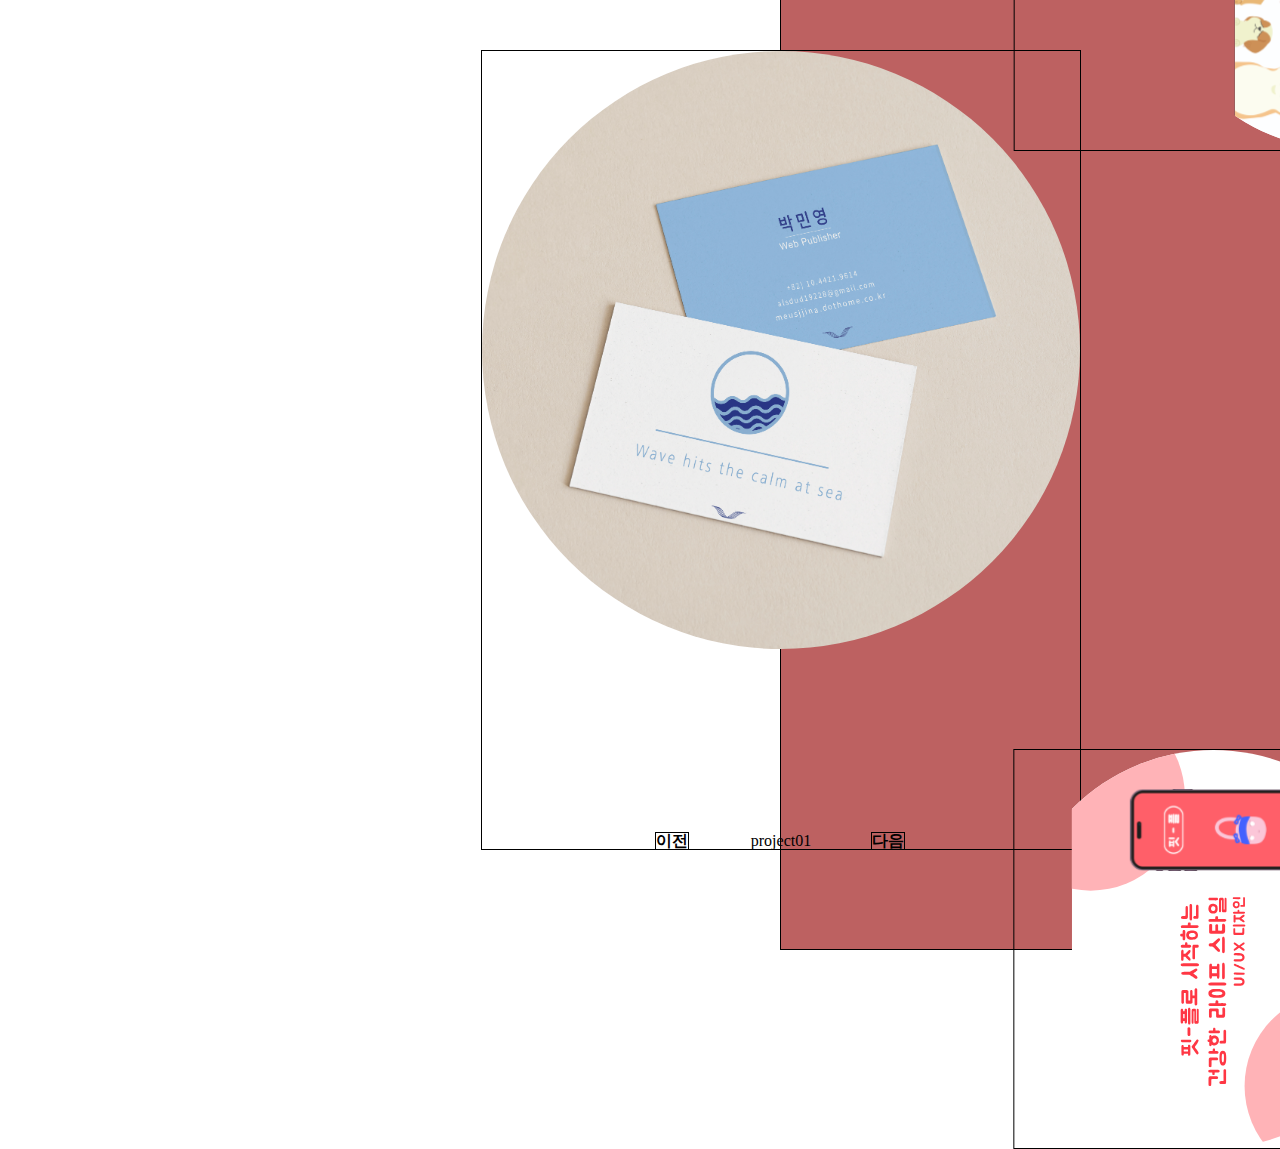
<file: portfolio-test/index.html>
<!DOCTYPE html>
<html lang="en">
  <head>
    <meta charset="UTF-8" />
    <meta http-equiv="X-UA-Compatible" content="IE=edge" />
    <meta name="viewport" content="width=device-width, initial-scale=1.0" />
    <title>Document</title>
    <link rel="stylesheet" href="./reset.css" />
    <style>
      body {
        width: 100%;
        height: 100vh;
        /* overflow-x: hidden; */
      }
      .swiper-container{
        position: relative;
        width: 1000px;
        aspect-ratio: 1;
        top: 50%;
        left: 100%;
        transform: translate(-50%, -50%);
        background: #bd6161;
      }
      .swiper-wrapper {
        width: 100%;
        aspect-ratio: 1;
        /* border-radius: 100%; */
        border: 1px solid #000;
        position: absolute;
        transition: 0.35s;
        /* transform-origin: 50% 50%; */
      }
      .swiper-slide {
        width: 400px;
        border: 1px solid #000;
        /* height: 500px; */
        aspect-ratio: 3/4;
        position: absolute;
        display: flex;
        justify-content: space-between;
        align-items: center;
        flex-direction: column;
        transform: translate(-50%, -50%);
      }
      .swiper-slide.on {
        width: 600px;
        transform: translate(-50%, -50%) ;
      }
      .swiper-slide:nth-child(1) {
        top: 50%;
        left: 0;
      }
      .swiper-slide:nth-child(2) {
        top: 0;
        left: 50%;
        transform: translate(-50%, -50%) rotate(90deg);
      }
      .swiper-slide:nth-child(3) {
        top: 50%;
        left: 100%;
        transform: translate(-50%, -50%) rotate(180deg);
      }
      .swiper-slide:nth-child(4) {
        top: 100%;
        left: 50%;
        transform: translate(-50%, -50%) rotate(270deg);
      }
      img {
        display: block;
        width: 100%;
        aspect-ratio: 1;
        border-radius: 100%;
      }
      .btnbox {
        position: absolute;
        left: 0;
        transform: translateX(-50%);
        bottom: 10%;
        display: flex;
        width: 250px;
        justify-content: space-between;
      }
      span {
        font-weight: bold;
        cursor: pointer;
        border: 1px solid #000;
      }
    </style>
  </head>
  <body>
    <div class="swiper-container">
        <div class="swiper-wrapper">
          <div class="swiper-slide on">
            <img src="./images/project01_mockup.jpg" alt="" />
            <h3>project01</h3>
          </div>
          <div class="swiper-slide">
            <img src="./images/project02_thumbnail.svg" alt="" />
            <h3>project02</h3>
          </div>
          <div class="swiper-slide">
            <img src="./images/project03_thumbnail.svg" alt="" />
            <h3>project03</h3>
          </div>
          <div class="swiper-slide">
            <img src="./images/project03_thumbnail.svg" alt="" />
            <h3>project04</h3>
          </div>
        </div>
        <div class="btnbox">
            <span class="btn prev">이전</span>
            <span class="btn next">다음</span>
        </div>
    </div>

    <script src="./jquery-3.6.3.min.js"></script>
    <script>
      const rotateCircle = document.querySelector(".swiper-wrapper");
      const rotateContents = rotateCircle.querySelectorAll(".swiper-slide");
      const prev = document.querySelector(".prev");
      const next = document.querySelector(".next");
      const deg = 90;
      const len = rotateContents.length - 1;
      let i = 0;
      let num = 0;
      let active = 0;

      function addOn(i, lists) {
        for (let el of lists) {
          el.classList.remove("on");
        }
        lists[i].classList.add("on");

        //article 개수만큼 반복
        for (let el of lists) {
          let img = el.querySelector("img");
          el.style.transform = `rotate(${deg * i}deg) tra`;
          i++;
        }
      }

      prev.addEventListener("click", () => {
        num++;
        rotateCircle.style.transform = `rotate(${deg * num}deg) `;
        (active == 0)
          ? (active = len)
          : active--;
          addOn(active, rotateContents)
      });

      next.addEventListener("click", ()=>{
        num--;
        rotateCircle.style.transform=`rotate(${deg*num}deg) `;
        
        (active == len)? active =0 : active ++;
        addOn(active, rotateContents)
      })
    </script>
  </body>
</html>
</file>
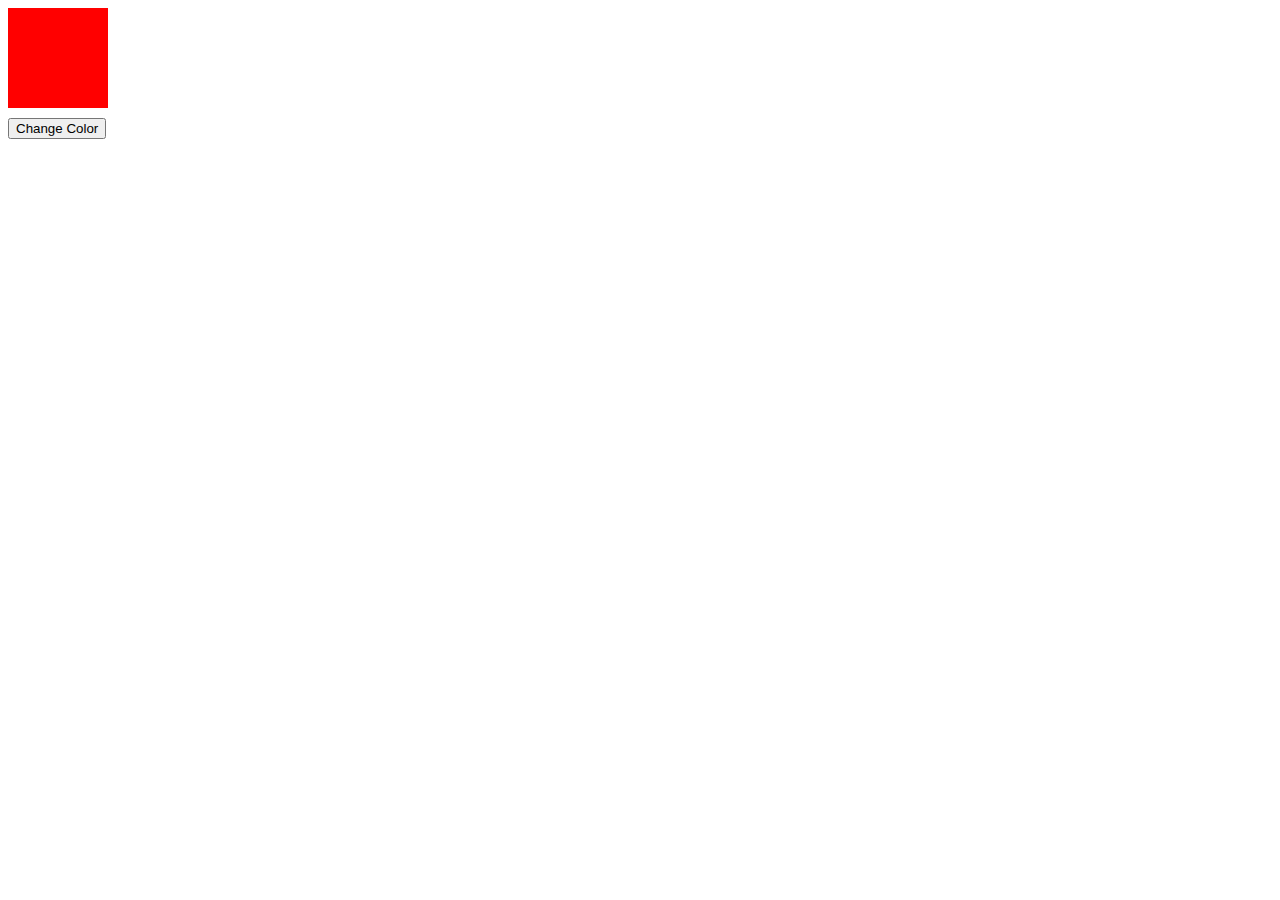
<file: portfolio-test/a.html>
<!DOCTYPE html>
<html>
<head>
  <title>Change Box Color</title>
  <style>
    .box {
      width: 100px;
      height: 100px;
      background-color: red;
      margin-bottom: 10px;
    }
  </style>
</head>
<body>
  <div class="box"></div>
  <button id="colorBtn">Change Color</button>
  
  <script>
    const box = document.querySelector('.box');
    const colorBtn = document.querySelector('#colorBtn');
    const colors = ['red', 'green', 'blue', 'yellow', 'purple'];
    let index = 0;
    
    colorBtn.addEventListener('click', () => {
      box.style.backgroundColor = colors[index];
      index = (index + 1) % colors.length;
    });
  </script>
</body>
</html>
</file>
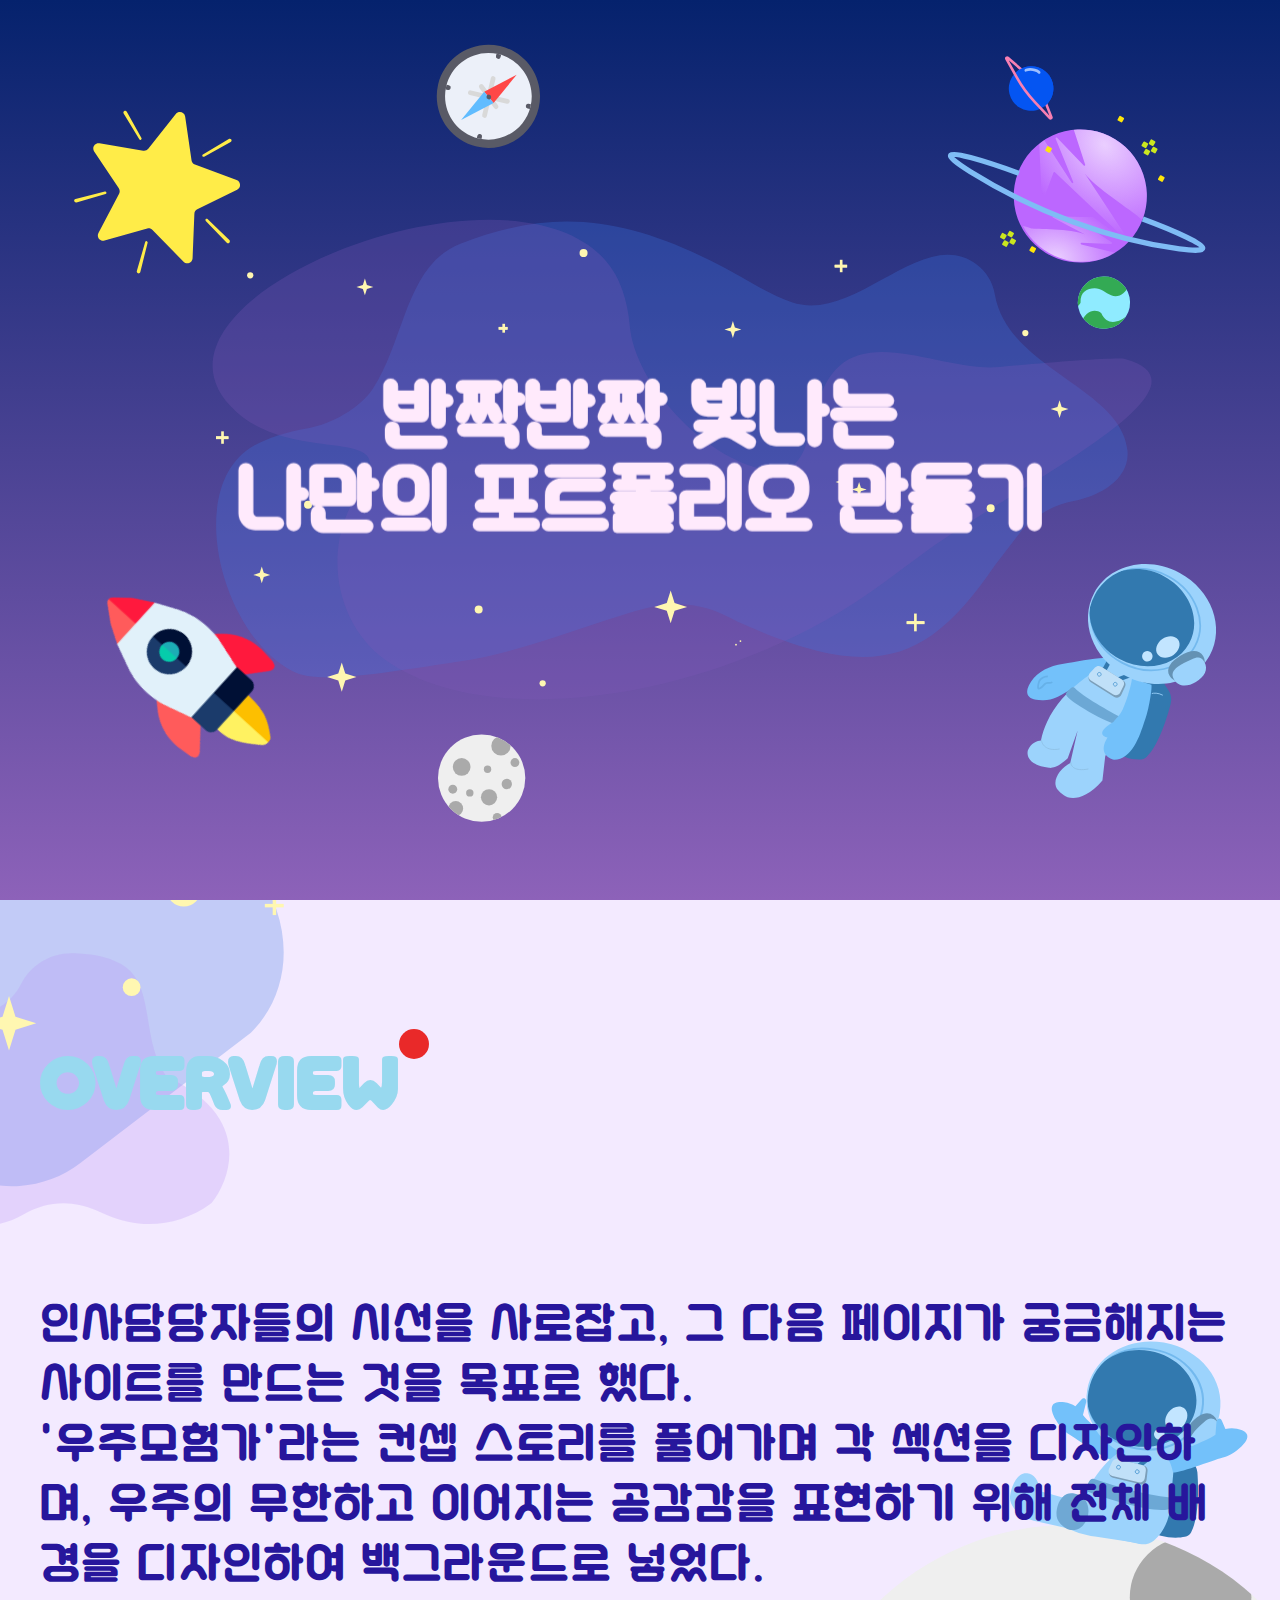
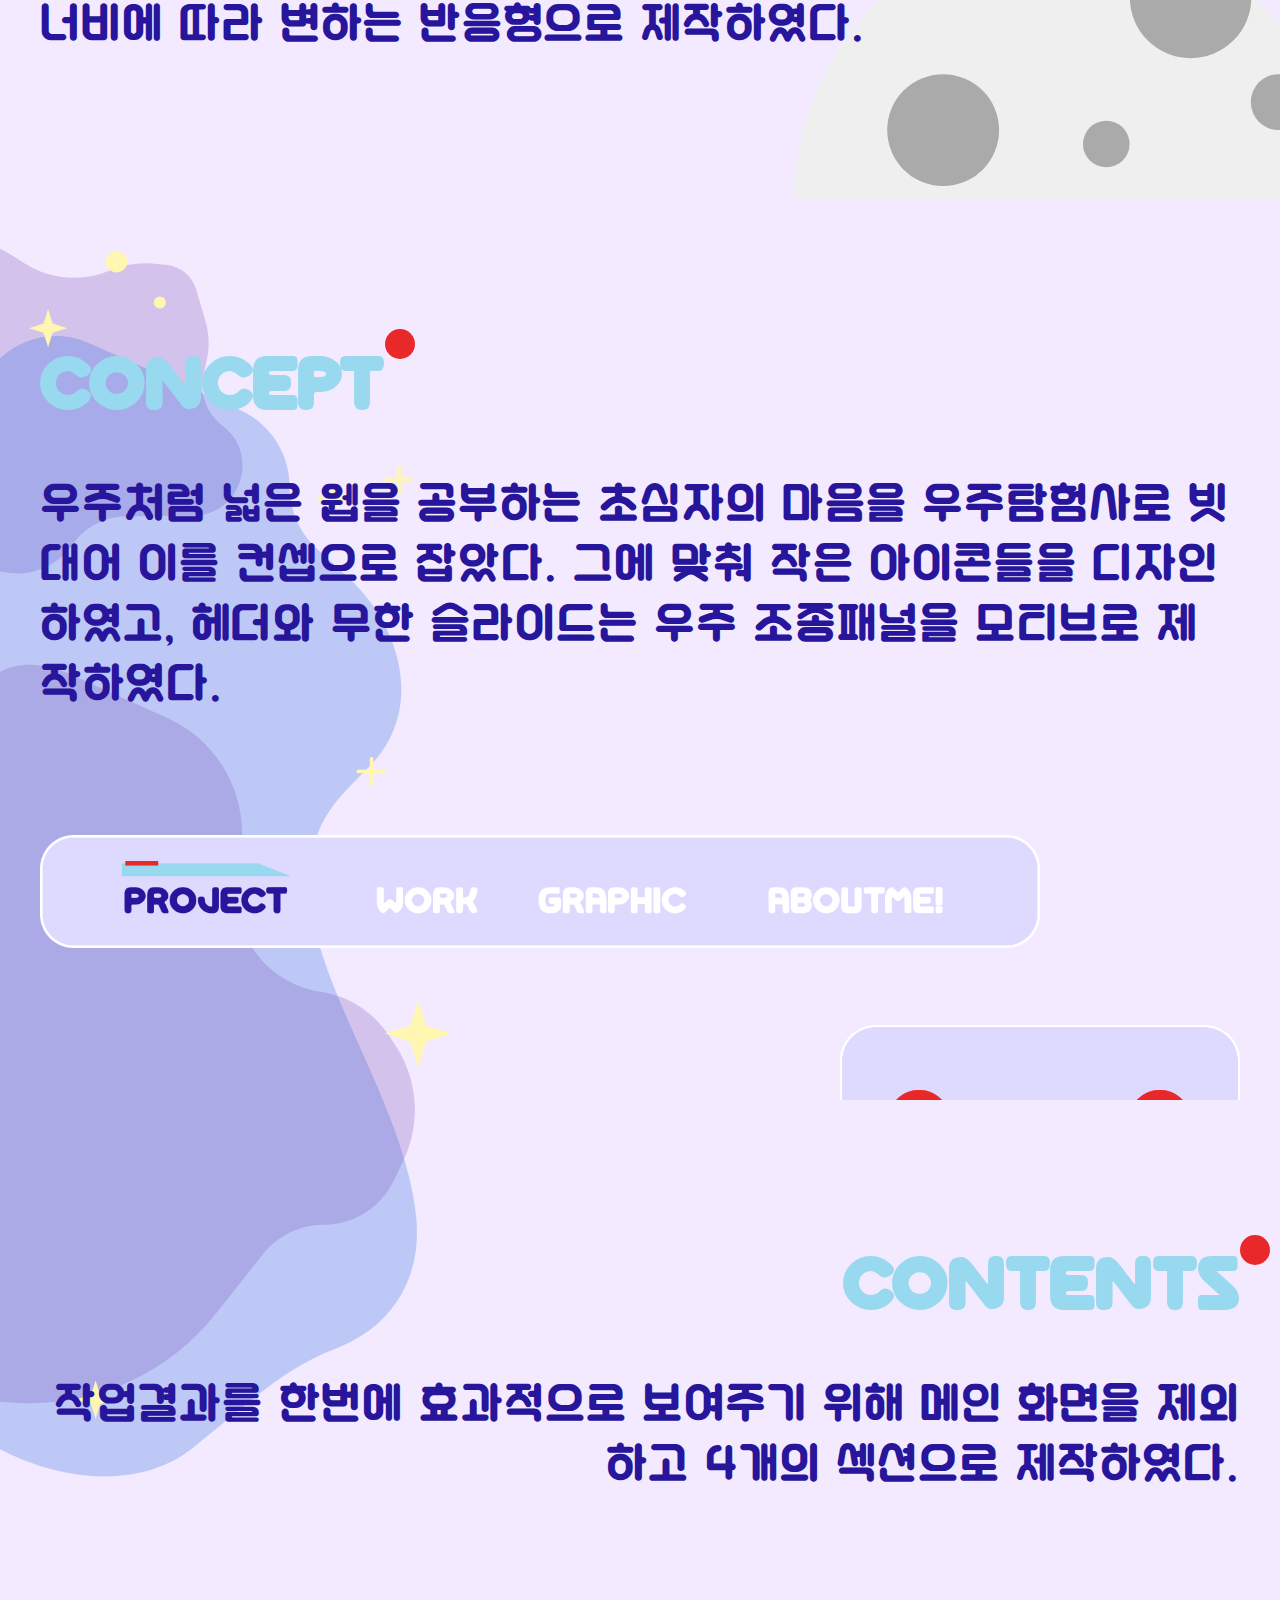
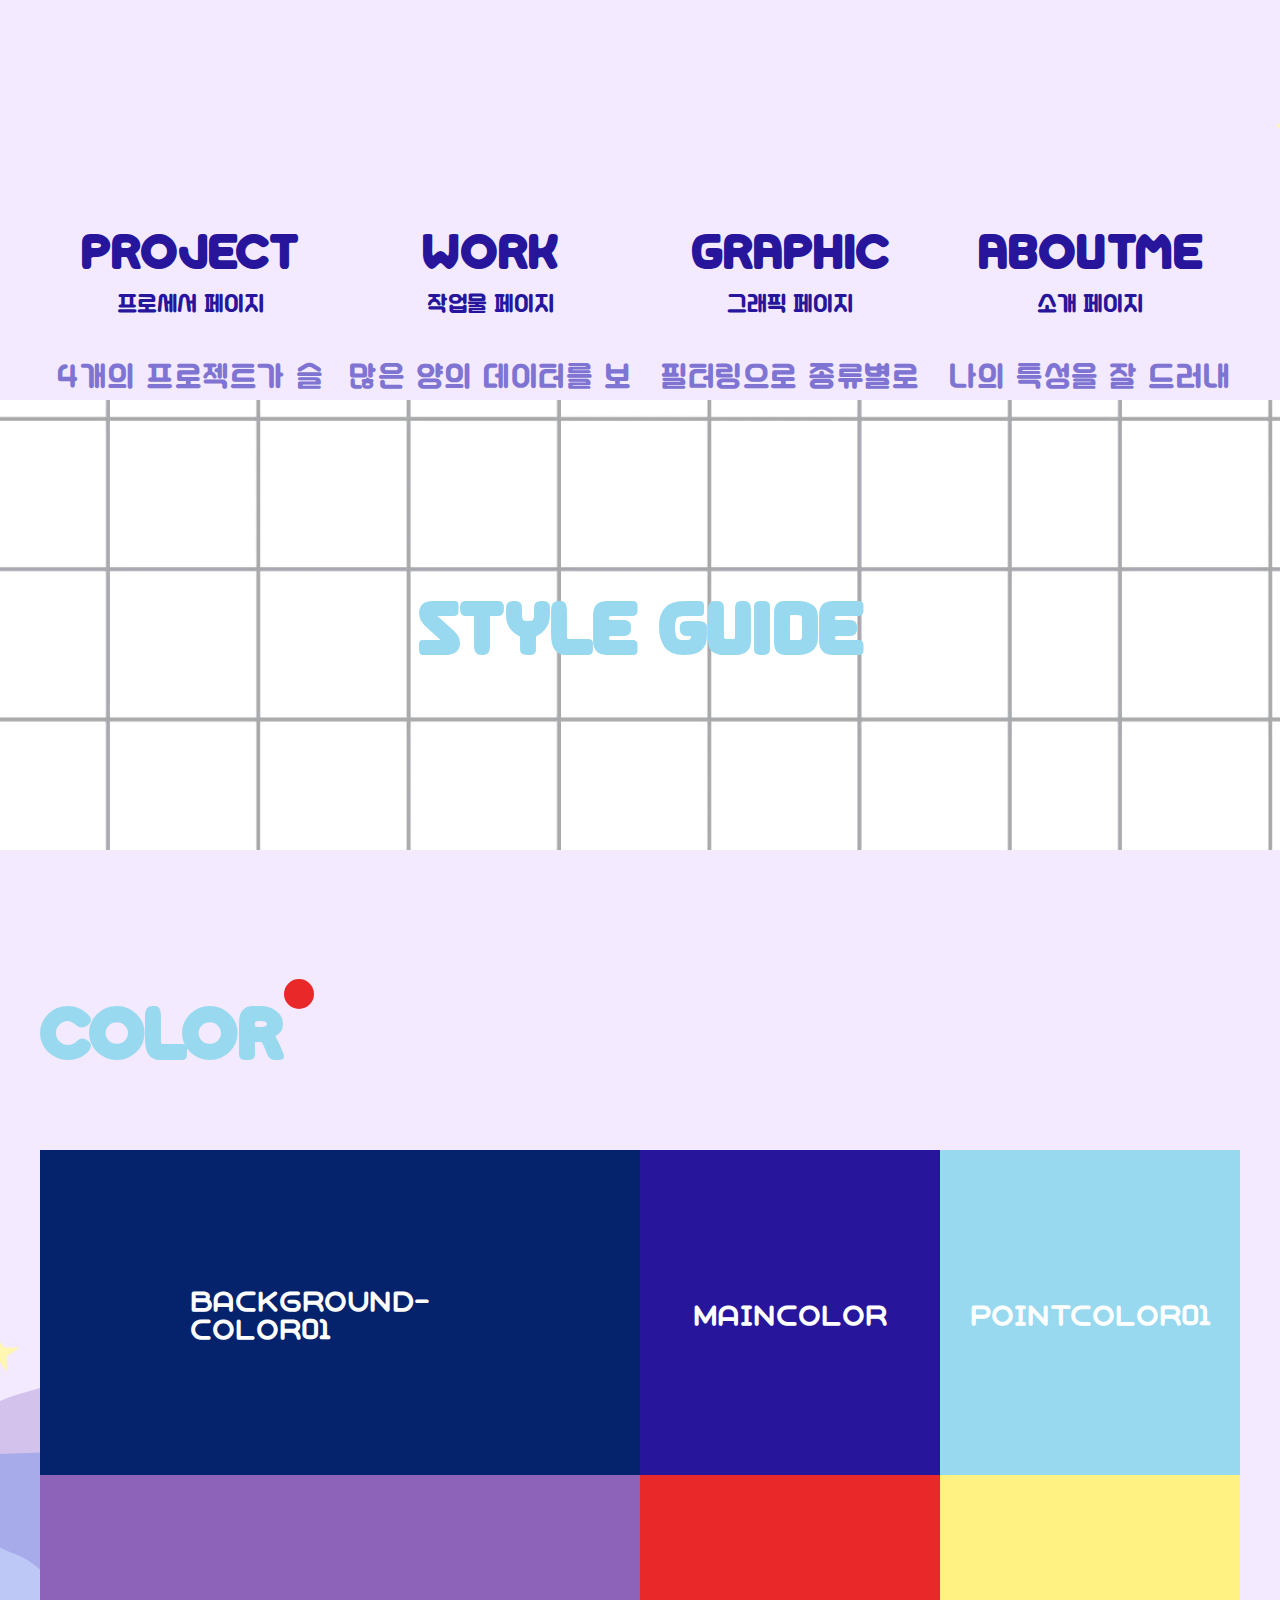
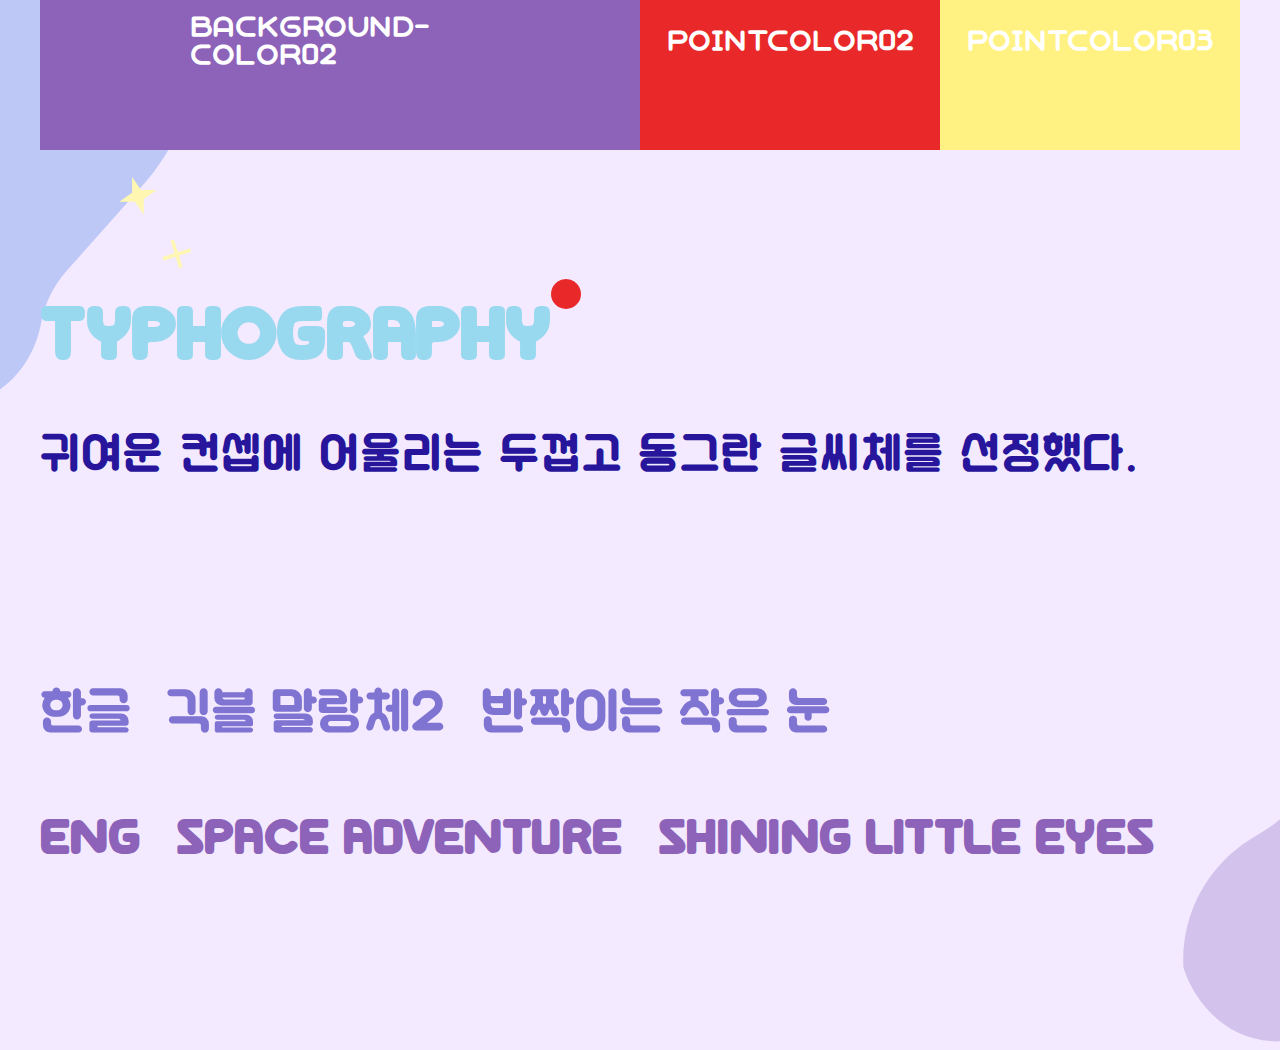
<file: project04/welcome.htm>
<!DOCTYPE html>
<html lang="en">
  <head>
    <meta charset="UTF-8" />
    <meta http-equiv="X-UA-Compatible" content="IE=edge" />
    <meta name="viewport" content="width=device-width, initial-scale=1.0" />
    <title>포트폴리오</title>
    <link rel="stylesheet" href="./welcome.css" />
  </head>
  <body>
    <div class="background"></div>
    <div class="sectwrap">
    <section class="container">
      <div class="world">
        <div class="poster">
          <div class="poscon">
            <h2 class="object" data-value="3">
                반짝반짝 빛나는
                <br>
                나만의 포트폴리오 만들기
            </h2>
          </div>
        </div>
      </div>
      <img
        src="./images/main_icon_compass.svg"
        class="object"
        data-value="-2"
        alt="mainsect-compass"
      />
      <img
        src="./images/main_icon_home.svg"
        class="object"
        data-value="6"
        alt="mainsect-homeplanet"
      />
      <img
        src="./images/main_icon_planets.svg"
        class="object"
        data-value="4"
        alt="mainsect-planets"
      />
      <img
        src="./images/main_icon_me.svg"
        class="object"
        data-value="-6"
        alt="mainsect-spaceman"
      />
      <img
        src="./images/main_icon_spaceship.svg"
        class="object"
        data-value="8"
        alt="mainsect-spaceship"
      />
      <img
        src="./images/main_icon_star.svg"
        class="object"
        data-value="-4"
        alt="mainsect-star"
      />
    </section>
      <section id="sect1">
        <img src="./images/bg_home.svg" alt="sect1bg-homeicon" class="sect1bg bg1">
        <img src="./images/bg_spaceman.svg" alt="sect1bg-spacemanicon" class="sect1bg bg2">
        <div class="inner">
          <h2 class="main-tit">OVERVIEW</h2>
          <p class="sub-tit">인사담당자들의 시선을 사로잡고, 그 다음 페이지가 궁금해지는 사이트를 만드는 것을 목표로 했다.
            <br>
            '우주모험가'라는 컨셉 스토리를 풀어가며 각 섹션을 디자인하며, 우주의 무한하고 이어지는 공감감을 표현하기 위해 전체 배경을 디자인하여 백그라운드로 넣었다.
            <br>
            너비에 따라 변하는 반응형으로 제작하였다.</p>
        </div>
      </section>
      <section id="sect2">
        <div class="inner">
          <h2 class="main-tit">CONCEPT</h2>
          <p class="sub-tit">우주처럼 넓은 웹을 공부하는 초심자의 마음을 우주탐험사로 빗대어 이를 컨셉으로 잡았다.
            그에 맞춰 작은 아이콘들을 디자인하였고, 헤더와 무한 슬라이드는 우주 조종패널을 모티브로 제작하였다.</p>
            <div class="elements">
              <img class="icon1" src="./images/header.png" alt="header-img">
              <img class="icon2" src="./images/levers.png" alt="lever-img">
            </div>
        </div>
      </section>
      <section id="sect3">
        <div class="inner">
          <h2 class="main-tit">CONTENTS</h2>
          <p class="sub-tit">작업결과를 한번에 효과적으로 보여주기 위해 메인 화면을 제외하고 4개의 섹션으로 제작하였다.</p>
            <ul class="layout">
              <li>
                <a href="#">Project</a>
                <span>프로세서 페이지</span>
                <p>4개의 프로젝트가 슬라이드 될 때 부드럽게 넘어가도록</p>
              </li>
              <li>
                <a href="#">Work</a>
                <span>작업물 페이지</span>
                <p>많은 양의 데이터를 보기 편하게, 작업의 주요 내용이 한 눈에 들어오도록</p>
              </li>
              <li>
                <a href="#">Graphic</a>
                <span>그래픽 페이지</span>
                <p>필터링으로 종류별로 작업물을 볼 수 있도록</p>
              </li>
              <li>
                <a href="#">Aboutme</a>
                <span>소개 페이지</span>
                <p>나의 특성을 잘 드러내며, 스킬, 연락처, 경력별로 정리해서 찾아 볼 수 있도록</p>
              </li>
            </ul>
        </div>
      </section>
      <section id="sect4"><h2>STYLE GUIDE</h2></section>
      <section id="sect5">
        <div class="inner">
          <h2 class="main-tit">COLOR</h2>
          <div class="grid">
            <div><span>background-color01</span></div>
            <div><span>background-color02</span></div>
            <div><span>maincolor</span></div>
            <div><span>pointcolor01</span></div>
            <div><span>pointcolor02</span></div>
            <div><span>pointcolor03</span></div>
          </div>
        </div>
      </section>
      <section id="sect6">
        <div class="inner">
          <h2 class="main-tit">TYPHOGRAPHY</h2>
          <p class="sub-tit">귀여운 컨셉에 어울리는 두껍고 동그란 글씨체를 선정했다.</p>
          <div class="text">
            <ul class="row row1">
              <li>한글</li>
              <li>긱블 말랑체2</li>
              <li>반짝이는 작은 눈</li>
            </ul>
            <ul class="row row2">
              <li>ENG</li>
              <li>SPACE ADVENTURE</li>
              <li> SHINING LITTLE EYES</li>
            </ul>
          </div>
        </div>
      </section>
    </div>

    <script src="./script/jquery-3.6.3.min.js"></script>
    <script src="./script/index.js"></script>
  </body>
</html
</file>
<file: project04/welcome.css>
@import url(/reset.css);
@font-face {
  font-family: SpaceAI;
  src: url(./font/SpaceAdventureItalic-JRpPn.woff);
}
@font-face {
  font-family: SpaceA;
  src: url(./font/SpaceAdventure-VG4ZV.woff);
}
@font-face {
  font-family: Geekble;
  src: url(./font/GeekbleMalang2WOFF2.woff2);
}
.flex {
  display: flex;
}

body {
  font-family: Geekble;
  overflow-x: hidden;
  width: 100vw;
}

section {
  width: 100%;
  position: relative;
  z-index: 1;
  overflow: hidden;
  height: 100vh;
}
section:not(:nth-child(3)) {
  height: 100vh;
}

.lottie {
  position: absolute;
}

.background {
  position: absolute;
  width: 100%;
  height: 100%;
  background: linear-gradient(0deg, rgb(141, 98, 185), rgb(5, 34, 109));
}

.container {
  background: url(./images/main_bg_nocolor.svg) no-repeat center/cover;
  width: 100vw;
  height: 100vh;
  overflow: hidden;
  position: relative;
  display: flex;
  align-items: center;
  justify-content: center;
}
.container h2 {
  z-index: 1;
  position: relative;
  color: #ffeafc;
  font-weight: 900;
  font-size: 80px;
}
.container img {
  position: absolute;
  width: 100%;
  height: 100%;
  top: 0;
  left: 0;
  object-fit: contain;
}
.container .world {
  width: 100%;
  height: 100%;
  position: absolute;
  perspective: 1000px;
  z-index: 1;
  display: flex;
  align-items: center;
  justify-content: center;
}
.container .world img {
  vertical-align: top;
  width: 100%;
}
.container .world .poster {
  position: absolute;
  text-align: center;
  transform-style: preserve-3d;
  animation: charmAni 3s infinite linear alternate;
}
.container .world .poster .poscon {
  width: 100%;
  height: 100%;
  transform: translateZ(50px);
}

@keyframes charmAni {
  0% {
    transform: rotateY(-15deg);
  }
  100% {
    transform: rotateY(15deg);
  }
}
.sectwrap {
  background: #F3EAFF url(./images/content_bg_pc.svg) no-repeat left top/cover;
  width: 100%;
}
.sectwrap h2.main-tit {
  display: inline;
  color: #98D9EF;
  position: relative;
  font-family: SpaceA;
  font-size: 60px;
}
.sectwrap h2.main-tit::after {
  position: absolute;
  content: "";
  width: 30px;
  height: 30px;
  border-radius: 100%;
  backgroUnd-color: #E92929;
  right: -30px;
  top: -15px;
}
.sectwrap p.sub-tit {
  color: #27169C;
  font-size: 48px;
  padding-top: 60px;
  letter-spacing: 2px;
  line-height: 60px;
}
.sectwrap .inner {
  margin: auto;
  position: relative;
  width: 1200px;
  top: 150px;
}

#sect1 .sect1bg {
    position: absolute;
    right: -5%;
  }
  #sect1 .sect1bg.bg1 {
    width: 550px;
    top: 100%;
    transform: translateY(-50%);
  }
  #sect1 .sect1bg.bg2 {
    top: calc(100% - 500px);
    right: 0;
    animation: bounceAni 3s infinite alternate linear;
  }
  @keyframes bounceAni {
    to {
      transform: rotate(20deg);
      top: calc(100% - 650px);
    }
  }

#sect1 .sub-tit {
  position: relative;
  top: 120px;
}

#sect2 .elements {
  top: 125px;
  padding-top: 400px;
  position: relative;
}
#sect2 .elements .icon1 {
  width: 1000px;
  position: absolute;
  top: 0;
}
#sect2 .elements .icon2 {
  width: 400px;
  position: absolute;
  right: 0;
  bottom: 0;
}

#sect3 h2.main-tit {
  position: absolute;
  right: 0;
}
#sect3 p.sub-tit {
  text-align: right;
  top: 60px;
  position: relative;
}
#sect3 ul.layout {
  position: relative;
  top: 400px;
  width: 100%;
  display: flex;
}
#sect3 ul.layout li {
  display: flex;
  flex-direction: column;
  align-items: center;
  flex: 1;
  color: #27169C;
}
#sect3 ul.layout li:hover p {
  color: #98D9EF;
}
#sect3 ul.layout li:hover {
  color: #8074d3;
}
#sect3 ul.layout li a {
  font-size: 40px;
  font-family: SpaceA;
}
#sect3 ul.layout li span {
  padding-top: 20px;
  font-size: 24px;
}
#sect3 ul.layout li p {
  color: #8074d3;
  text-align: center;
  padding: 40px 5px;
  font-size: 32px;
  letter-spacing: 1.5px;
  line-height: 40px;
}

#sect4 {
  height: 50vh;
  background: url(./images/sect4bck.png) repeat left top/contain;
}
#sect4 h2 {
  display: inline;
  color: #98D9EF;
  position: absolute;
  font-family: SpaceA;
  font-size: 60px;
  top: 50%;
  left: 50%;
  transform: translate(-50%, -50%);
}

#sect5 .grid {
  width: 100%;
  height: 650px;
  position: absolute;
  top: 150px;
  grid-template-columns: repeat(4, 1fr);
  grid-template-rows: repeat(2, 1fr);
  display: grid;
}
#sect5 .grid div {
  position: relative;
}
#sect5 .grid span {
  color: white;
  position: absolute;
  left: 50%;
  top: 50%;
  transform: translate(-50%, -50%);
  font-size: 28px;
  text-transform: uppercase;
}
#sect5 .grid div:nth-child(1) {
  grid-row: 1/2;
  grid-column: 1/3;
  background: #05226D;
}
#sect5 .grid div:nth-child(2) {
  grid-row: 2/3;
  grid-column: 1/3;
  background: #8D62B9;
}
#sect5 .grid div:nth-child(3) {
  grid-row: 1/2;
  grid-column: 3/4;
  background: #27169C;
}
#sect5 .grid div:nth-child(4) {
  grid-row: 1/2;
  grid-column: 4/5;
  background: #98D9EF;
}
#sect5 .grid div:nth-child(5) {
  grid-row: 2/3;
  grid-column: 3/4;
  background: #E92929;
}
#sect5 .grid div:nth-child(6) {
  grid-row: 2/3;
  grid-column: 4/5;
  background: #FFF282;
}

#sect6 .text {
  position: relative;
  top: 200px;
}
#sect6 .text .row {
  display: flex;
  font-size: 40px;
  padding-bottom: 80px;
  color: #8074d3;
}
#sect6 .text .row li {
  padding-right: 35px;
}
#sect6 .text .row1 {
  font-size: 55px;
  font-family: Geekble;
}
#sect6 .text .row2 {
  font-family: SpaceA;
  color: #8D62B9;
}
</file>
